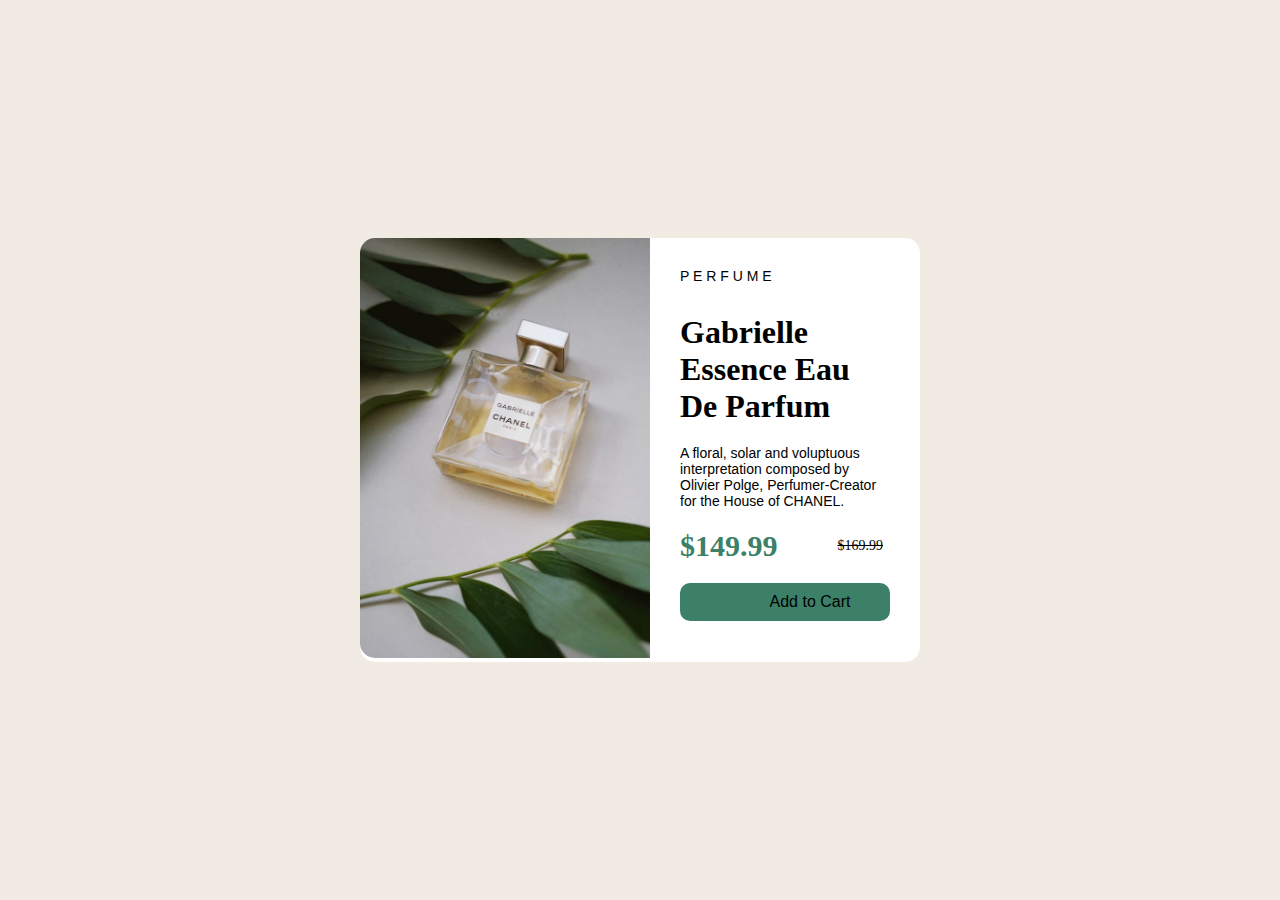
<file: index.html>
<!DOCTYPE html>
<html lang="en">
  <head>
    <meta charset="UTF-8" />
    <meta name="viewport" content="width=device-width, initial-scale=1.0" />
    <!-- displays site properly based on user's device -->


  
    <link
      rel="icon"
      type="image/png"
      sizes="32x32"
      href="./images/favicon-32x32.png"
    />

    <title>Frontend Mentor | Product preview card component</title>

    <link rel="stylesheet" href="style.css" />

    <!-- Feel free to remove these styles or customise in your own stylesheet 👍 -->
    <!-- <style>
    .attribution { font-size: 11px; text-align: center; }
    .attribution a { color: hsl(228, 45%, 44%); }
  </style> -->
  </head>
  <body>
    <div class="Container">
      <div class="product-container">
        <div class="image">
          <img
            src="images/image-product-desktop.jpg"
            height="420px "
            width="290px"
          />
        </div>

        <div class="content-desc">
          <p id="heading">P E R F U M E</p>

          <h1>Gabrielle Essence Eau De Parfum</h1>

          <p>
            A floral, solar and voluptuous interpretation composed by Olivier
            Polge, Perfumer-Creator for the House of CHANEL.
          </p>

          <div class="price">  
            <p id="money">$149.99</p>  
           <p><strike>$169.99</strike></p>
          </div>
    
          
<div class="add-to-cart">Add to Cart</div>
          
          
        </div>
      </div>
    </div>
  </body>
</html>
</file>
<file: style.css>
* {
  margin: 0;
  padding: 0;
  box-sizing: border-box;
}

body {
  font-family: "Montserrat", sans-serif;
}

.Container {
  height: 100vh;
  width: 100vw;
  display: flex;
  justify-content: center;
  align-items: center;
  background-color: hsl(30, 38%, 92%);
}

.product-container {
  display: flex;
  flex-direction: row;
  width: 560px;
  background-color: hsl(0, 0%, 100%);
  border-radius: 15px;
  margin: auto;
}

.product-container .image img {
  border-top-left-radius: 15px;
  border-bottom-left-radius: 15px;
}

#heading {
  padding: 30px;
  font-size: 14px;
}

.content-desc h1 {
  font-size: 32px;
  font-weight: 700;
  padding: 0 30px 20px;
  font-family: "Fraunces", serif;
}

.content-desc p {
  padding: 0 30px 20px;
  font-size: 14px;
}

.price {
  display: flex;
  align-items: center;
  font-family: "Fraunces", serif;
}

#money {
  font-size: 30px;
  font-weight: 700;
  color: hsl(158, 36%, 37%);
}

.add-to-cart {
  padding: 10px;
  background-color: hsl(158, 36%, 37%);
  border-radius: 10px;
  margin: 0 30px 30px;
  padding-left: 60px;
  display: flex;
  align-items: center;
  justify-content: center;
  cursor: pointer;
}

.add-to-cart:hover {
  background-color: hsl(158, 41%, 15%);
}

@media (max-width: 375px) {

  .Container{
    height: 500px;
    background-color: hsl(30, 38%, 92%);
  }
  .product-container {
    flex-direction: column;
    height: 550px;
    width: auto;
    padding: 20px;
    background-color:  hsl(0, 0%, 100%);
  }
  }
</file>
